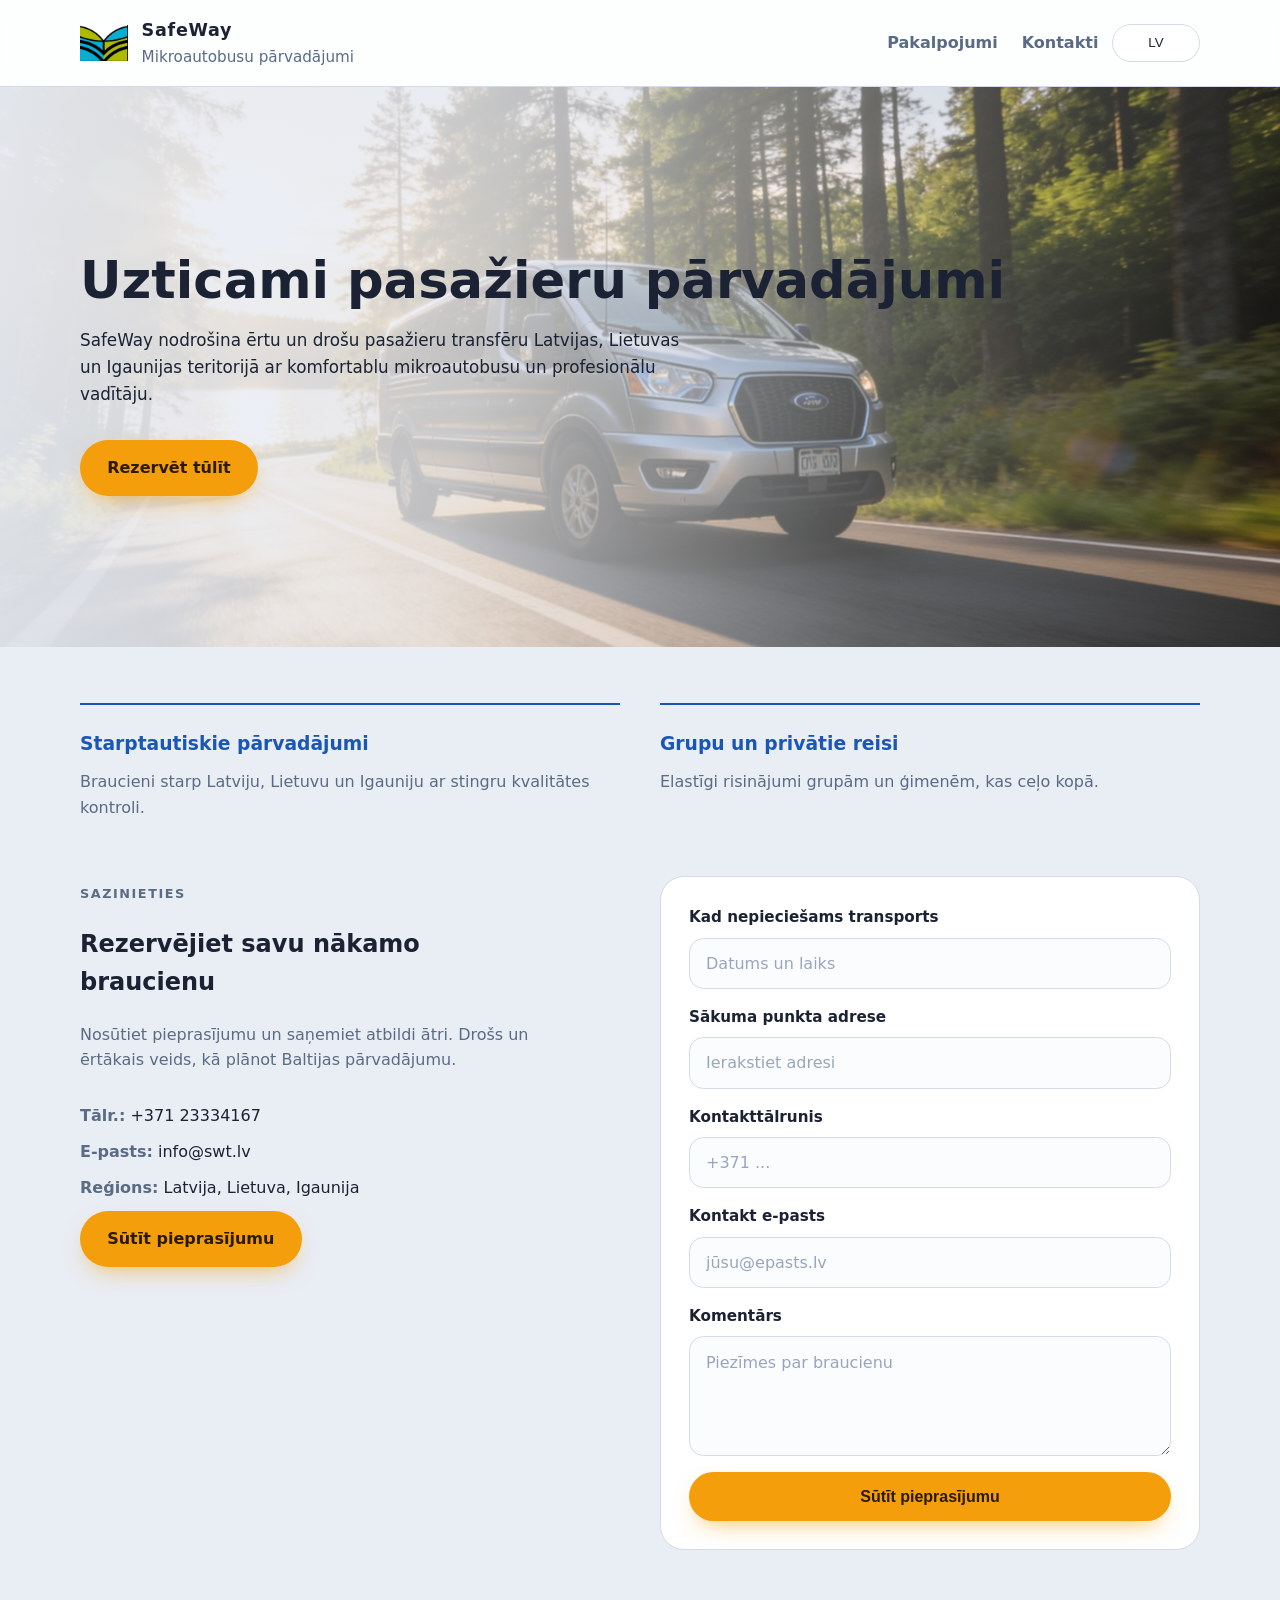
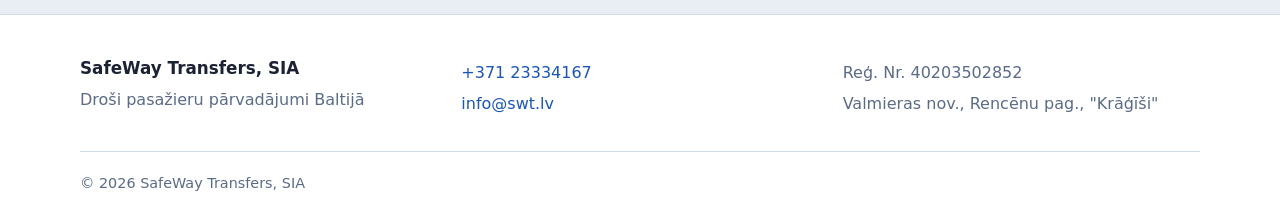
<file: index.html>
<!DOCTYPE html>
<html lang="lv">
<head>
  <meta charset="UTF-8" />
  <meta name="viewport" content="width=device-width, initial-scale=1.0" />
  <title>SafeWay | Droši pārvadājumi Baltijā</title>
  <link rel="stylesheet" href="styles.css" />
</head>
<body>
  <header class="site-header">
    <div class="container header-inner">
      <div class="brand">
        <img src="swt2.png" alt="SafeWay logo" class="brand-logo" />
        <div>
          <strong>SafeWay</strong>
          <span>Mikroautobusu pārvadājumi</span>
        </div>
      </div>
      <div class="header-actions">
        <nav class="main-nav">
          <a href="#services" data-key="navServices">Pakalpojumi</a>
          <a href="#contact" data-key="navContact">Kontakti</a>
        </nav>
        <label for="language-select" class="sr-only">Valoda</label>
        <select id="language-select" class="language-select" aria-label="Valodas izvēle">
          <option value="lv">LV</option>
          <option value="de">DE</option>
          <option value="ee">EE</option>
          <option value="lt">LT</option>
          <option value="en">EN</option>
        </select>
      </div>
    </div>
  </header>

  <main>
    <section class="hero">
      <div class="container hero-grid">
        <div class="hero-copy">
          <h1 data-key="heroHeading">Uzticami pasažieru pārvadājumi</h1>
          <p data-key="heroText">SafeWay nodrošina ērtu un drošu pasažieru transfēru Latvijas, Lietuvas un Igaunijas teritorijā ar komfortablu mikroautobusu un profesionālu vadītāju.</p>
          <div class="hero-actions">
            <a class="button button-primary" href="#contact" data-key="heroButton">Rezervēt tūlīt</a>
          </div>
        </div>
      </div>
    </section>

    <section id="services" class="section">
      <div class="container service-grid">
        <article class="service-item">
          <h3 data-key="servicesHeading1">Starptautiskie pārvadājumi</h3>
          <p data-key="servicesText1">Braucieni starp Latviju, Lietuvu un Igauniju ar stingru kvalitātes kontroli.</p>
        </article>
        <article class="service-item">
          <h3 data-key="servicesHeading2">Grupu un privātie reisi</h3>
          <p data-key="servicesText2">Elastīgi risinājumi grupām un ģimenēm, kas ceļo kopā.</p>
        </article>
      </div>
    </section>

    <section id="contact" class="section contact-section">
      <div class="container contact-grid">
        <div class="contact-card-simple">
          <p class="eyebrow" data-key="contactEyebrow">Sazinieties</p>
          <h2 data-key="contactHeading">Rezervējiet savu nākamo braucienu</h2>
          <p data-key="contactText">Nosūtiet pieprasījumu un saņemiet atbildi ātri. Drošs un ērtākais veids, kā plānot Baltijas pārvadājumu.</p>
          <div class="contact-details">
            <p><strong data-key="contactPhoneLabel">Tālr.:</strong> <span data-key="contactPhone">+371 23334167</span></p>
            <p><strong data-key="contactEmailLabel">E-pasts:</strong> <span data-key="contactEmail">info@swt.lv</span></p>
            <p><strong data-key="contactRegionLabel">Reģions:</strong> <span data-key="contactRegion">Latvija, Lietuva, Igaunija</span></p>
            <a class="button button-primary" href="mailto:info@swt.lv" data-key="contactButton">Sūtīt pieprasījumu</a>
          </div>
        </div>
        <form class="request-form" id="transport-form">
          <label for="transport-date" data-key="formDateLabel">Kad nepieciešams transports</label>
          <input id="transport-date" name="transportDate" type="text" data-placeholder-key="formDatePlaceholder" placeholder="Datums un laiks" />

          <label for="transport-address" data-key="formAddressLabel">Sākuma punkta adrese</label>
          <input id="transport-address" name="transportAddress" type="text" data-placeholder-key="formAddressPlaceholder" placeholder="Ierakstiet adresi" />

          <label for="transport-phone" data-key="formPhoneLabel">Kontakttālrunis</label>
          <input id="transport-phone" name="transportPhone" type="tel" data-placeholder-key="formPhonePlaceholder" placeholder="+371 ..." />

          <label for="transport-email" data-key="formEmailLabel">Kontakt e-pasts</label>
          <input id="transport-email" name="transportEmail" type="email" data-placeholder-key="formEmailPlaceholder" placeholder="jūsu@epasts.lv" />

          <label for="transport-comment" data-key="formCommentLabel">Komentārs</label>
          <textarea id="transport-comment" name="transportComment" data-placeholder-key="formCommentPlaceholder" placeholder="Piezīmes par braucienu"></textarea>

          <button type="submit" class="button button-primary" data-key="formSubmit">Sūtīt pieprasījumu</button>
        </form>
      </div>
    </section>
  </main>

  <footer class="site-footer">
    <div class="container footer-grid">
      <div class="footer-col">
        <strong class="footer-brand">SafeWay Transfers, SIA</strong>
        <p data-key="footerTagline">Droši pasažieru pārvadājumi Baltijā</p>
      </div>
      <div class="footer-col">
        <p><a href="tel:+37123334167">+371 23334167</a></p>
        <p><a href="mailto:info@swt.lv">info@swt.lv</a></p>
      </div>
      <div class="footer-col">
        <p>Reģ. Nr. 40203502852</p>
        <p>Valmieras nov., Rencēnu pag., "Krāģīši"</p>
      </div>
    </div>
    <div class="container footer-bottom">
      <p>© 2026 SafeWay Transfers, SIA</p>
    </div>
  </footer>

  <script>
    const translations = {
      lv: {
        navServices: 'Pakalpojumi',
        navContact: 'Kontakti',
        heroHeading: 'Uzticami pasažieru pārvadājumi',
        heroText: 'SafeWay nodrošina ērtu un drošu pasažieru transfēru Latvijas, Lietuvas un Igaunijas teritorijā ar komfortablu mikroautobusu un profesionālu vadītāju.',
        heroButton: 'Rezervēt tūlīt',
        servicesHeading1: 'Starptautiskie pārvadājumi',
        servicesText1: 'Braucieni starp Latviju, Lietuvu un Igauniju ar stingru kvalitātes kontroli.',
        servicesHeading2: 'Grupu un privātie reisi',
        servicesText2: 'Elastīgi risinājumi grupām un ģimenēm, kas ceļo kopā.',
        contactEyebrow: 'Sazinieties',
        contactHeading: 'Rezervējiet savu nākamo braucienu',
        contactText: 'Nosūtiet pieprasījumu un saņemiet atbildi ātri. Drošs un ērtākais veids, kā plānot Baltijas pārvadājumu.',
        contactPhoneLabel: 'Tālr.:',
        contactEmailLabel: 'E-pasts:',
        contactRegionLabel: 'Reģions:',
        contactPhone: '+371 23334167',
        contactEmail: 'info@swt.lv',
        contactRegion: 'Latvija, Lietuva, Igaunija',
        contactButton: 'Sūtīt pieprasījumu',
        formDateLabel: 'Kad nepieciešams transports',
        formDatePlaceholder: 'Datums un laiks',
        formAddressLabel: 'Sākuma punkta adrese',
        formAddressPlaceholder: 'Ierakstiet adresi',
        formPhoneLabel: 'Kontakttālrunis',
        formPhonePlaceholder: '+371 ...',
        formEmailLabel: 'Kontakt e-pasts',
        formEmailPlaceholder: 'jūsu@epasts.lv',
        formCommentLabel: 'Komentārs',
        formCommentPlaceholder: 'Piezīmes par braucienu',
        formSubmit: 'Sūtīt pieprasījumu',
        footerTagline: 'Droši pasažieru pārvadājumi Baltijā',
      },
      de: {
        navServices: 'Dienstleistungen',
        navContact: 'Kontakt',
        heroHeading: 'Zuverlässiger Personentransport',
        heroText: 'SafeWay bietet einen bequemen und sicheren Passagiertransfer auf dem Gebiet von Lettland, Litauen und Estland mit komfortablem Minibus und professionellem Fahrer.',
        heroButton: 'Jetzt buchen',
        servicesHeading1: 'Internationale Transporte',
        servicesText1: 'Fahrten zwischen Lettland, Litauen und Estland mit strenger Qualitätskontrolle.',
        servicesHeading2: 'Gruppen- und Privatreisen',
        servicesText2: 'Flexible Lösungen für Gruppen und Familien, die gemeinsam reisen.',
        contactEyebrow: 'Kontakt',
        contactHeading: 'Buchen Sie Ihre nächste Fahrt',
        contactText: 'Senden Sie eine Anfrage und erhalten Sie schnell eine Antwort. Sicherer und einfachster Weg zur Planung eines baltischen Transports.',
        contactPhoneLabel: 'Tel.:',
        contactEmailLabel: 'E-Mail:',
        contactRegionLabel: 'Region:',
        contactPhone: '+371 23334167',
        contactEmail: 'info@swt.lv',
        contactRegion: 'Lettland, Litauen, Estland',
        contactButton: 'Anfrage senden',
        formDateLabel: 'Wann wird der Transport benötigt',
        formDatePlaceholder: 'Datum und Uhrzeit',
        formAddressLabel: 'Abfahrtsadresse',
        formAddressPlaceholder: 'Adresse eingeben',
        formPhoneLabel: 'Kontakttelefon',
        formPhonePlaceholder: '+371 ...',
        formEmailLabel: 'Kontakt-E-Mail',
        formEmailPlaceholder: 'ihre@adresse.de',
        formCommentLabel: 'Kommentar',
        formCommentPlaceholder: 'Anmerkungen zur Fahrt',
        formSubmit: 'Anfrage senden',
        footerTagline: 'Sicherer Personentransport im Baltikum',
      },
      ee: {
        navServices: 'Teenused',
        navContact: 'Kontakt',
        heroHeading: 'Usaldusväärne reisijateveo',
        heroText: 'SafeWay pakub mugavat ja turvalist reisijateveo transfeeri Läti, Leedu ja Eesti territooriumil mugava minibussiga ja professionaalse juhiga.',
        heroButton: 'Broneeri kohe',
        servicesHeading1: 'Rahvusvahelised veod',
        servicesText1: 'Sõidud Läti, Leedu ja Eesti vahel rangete kvaliteedikontrollidega.',
        servicesHeading2: 'Gruppi- ja erareisid',
        servicesText2: 'Paindlikud lahendused gruppidele ja peredele, kes reisivad koos.',
        contactEyebrow: 'Võta ühendust',
        contactHeading: 'Broneeri oma järgmine sõit',
        contactText: 'Saada päring ja saa kiiresti vastus. Turvaline ja lihtsaim viis Balti transpordi planeerimiseks.',
        contactPhoneLabel: 'Tel:',
        contactEmailLabel: 'E-post:',
        contactRegionLabel: 'Regioon:',
        contactPhone: '+371 23334167',
        contactEmail: 'info@swt.lv',
        contactRegion: 'Läti, Leedu, Eesti',
        contactButton: 'Saada päring',
        formDateLabel: 'Millal transport on vajalik',
        formDatePlaceholder: 'Kuupäev ja kellaaeg',
        formAddressLabel: 'Alguspunkti aadress',
        formAddressPlaceholder: 'Sisesta aadress',
        formPhoneLabel: 'Kontakttelefon',
        formPhonePlaceholder: '+371 ...',
        formEmailLabel: 'Kontakt e-post',
        formEmailPlaceholder: 'teie@meil.ee',
        formCommentLabel: 'Kommentaar',
        formCommentPlaceholder: 'Märkused sõidu kohta',
        formSubmit: 'Saada päring',
        footerTagline: 'Turvaline reisijatevedu Baltikumis',
      },
      lt: {
        navServices: 'Paslaugos',
        navContact: 'Kontaktai',
        heroHeading: 'Patikimi keleivių pervežimai',
        heroText: 'SafeWay siūlo patogų ir saugų keleivių pervežimą Latvijos, Lietuvos ir Estijos teritorijoje su komfortišku mikroautobusu ir profesionaliu vairuotoju.',
        heroButton: 'Užsakyti dabar',
        servicesHeading1: 'Tarptautiniai pervežimai',
        servicesText1: 'Kelionės tarp Latvijos, Lietuvos ir Estijos griežtos kokybės kontrolės sąlygomis.',
        servicesHeading2: 'Grupinės ir privačios kelionės',
        servicesText2: 'Lankstūs sprendimai grupėms ir šeimoms, keliaujančioms kartu.',
        contactEyebrow: 'Susisiekite',
        contactHeading: 'Užsisakykite kitą kelionę',
        contactText: 'Siųskite užklausą ir gaukite atsakymą greitai. Saugus ir patogiausias būdas planuoti Baltijos pervežimą.',
        contactPhoneLabel: 'Tel.:',
        contactEmailLabel: 'El. paštas:',
        contactRegionLabel: 'Regionas:',
        contactPhone: '+371 23334167',
        contactEmail: 'info@swt.lv',
        contactRegion: 'Latvija, Lietuva, Estija',
        contactButton: 'Siųsti užklausą',
        formDateLabel: 'Kada reikalingas transportas',
        formDatePlaceholder: 'Data ir laikas',
        formAddressLabel: 'Pradžios adreso',
        formAddressPlaceholder: 'Įveskite adresą',
        formPhoneLabel: 'Kontaktinis telefonas',
        formPhonePlaceholder: '+371 ...',
        formEmailLabel: 'Kontaktinis el. paštas',
        formEmailPlaceholder: 'jūsų@el.paštas',
        formCommentLabel: 'Komentaras',
        formCommentPlaceholder: 'Pastabos apie kelionę',
        formSubmit: 'Siųsti užklausą',
        footerTagline: 'Saugūs keleivių pervežimai Baltijos šalyse',
      },
      en: {
        navServices: 'Services',
        navContact: 'Contact',
        heroHeading: 'Reliable passenger transport',
        heroText: 'SafeWay provides a convenient and secure passenger transfer within the territory of Latvia, Lithuania and Estonia with a comfortable minibus and a professional driver.',
        heroButton: 'Book now',
        servicesHeading1: 'International transport',
        servicesText1: 'Trips between Latvia, Lithuania and Estonia with strict quality control.',
        servicesHeading2: 'Group and private trips',
        servicesText2: 'Flexible solutions for groups and families traveling together.',
        contactEyebrow: 'Contact',
        contactHeading: 'Book your next journey',
        contactText: 'Send a request and receive a quick response. The safest and easiest way to plan Baltic transport.',
        contactPhoneLabel: 'Tel:',
        contactEmailLabel: 'Email:',
        contactRegionLabel: 'Region:',
        contactPhone: '+371 23334167',
        contactEmail: 'info@swt.lv',
        contactRegion: 'Latvia, Lithuania, Estonia',
        contactButton: 'Send request',
        formDateLabel: 'When transport is needed',
        formDatePlaceholder: 'Date and time',
        formAddressLabel: 'Departure address',
        formAddressPlaceholder: 'Enter address',
        formPhoneLabel: 'Contact phone',
        formPhonePlaceholder: '+371 ...',
        formEmailLabel: 'Contact email',
        formEmailPlaceholder: 'your@email.com',
        formCommentLabel: 'Comment',
        formCommentPlaceholder: 'Notes about the journey',
        formSubmit: 'Send request',
        footerTagline: 'Safe passenger transport in the Baltics',
      },
    };

    function updateText(lang) {
      const keys = document.querySelectorAll('[data-key]');
      keys.forEach(el => {
        const key = el.getAttribute('data-key');
        if (!key) return;
        const value = translations[lang]?.[key];
        if (value !== undefined) {
          el.textContent = value;
        }
      });

      const placeholders = document.querySelectorAll('[data-placeholder-key]');
      placeholders.forEach(el => {
        const key = el.getAttribute('data-placeholder-key');
        if (!key) return;
        const value = translations[lang]?.[key];
        if (value !== undefined) {
          el.setAttribute('placeholder', value);
        }
      });

      document.documentElement.lang = lang;
    }

    const languageSelect = document.getElementById('language-select');
    languageSelect.addEventListener('change', event => {
      updateText(event.target.value);
    });

    const form = document.getElementById('transport-form');
    form.addEventListener('submit', event => {
      event.preventDefault();
    });

    updateText('lv');
  </script>
</body>
</html>
</file>
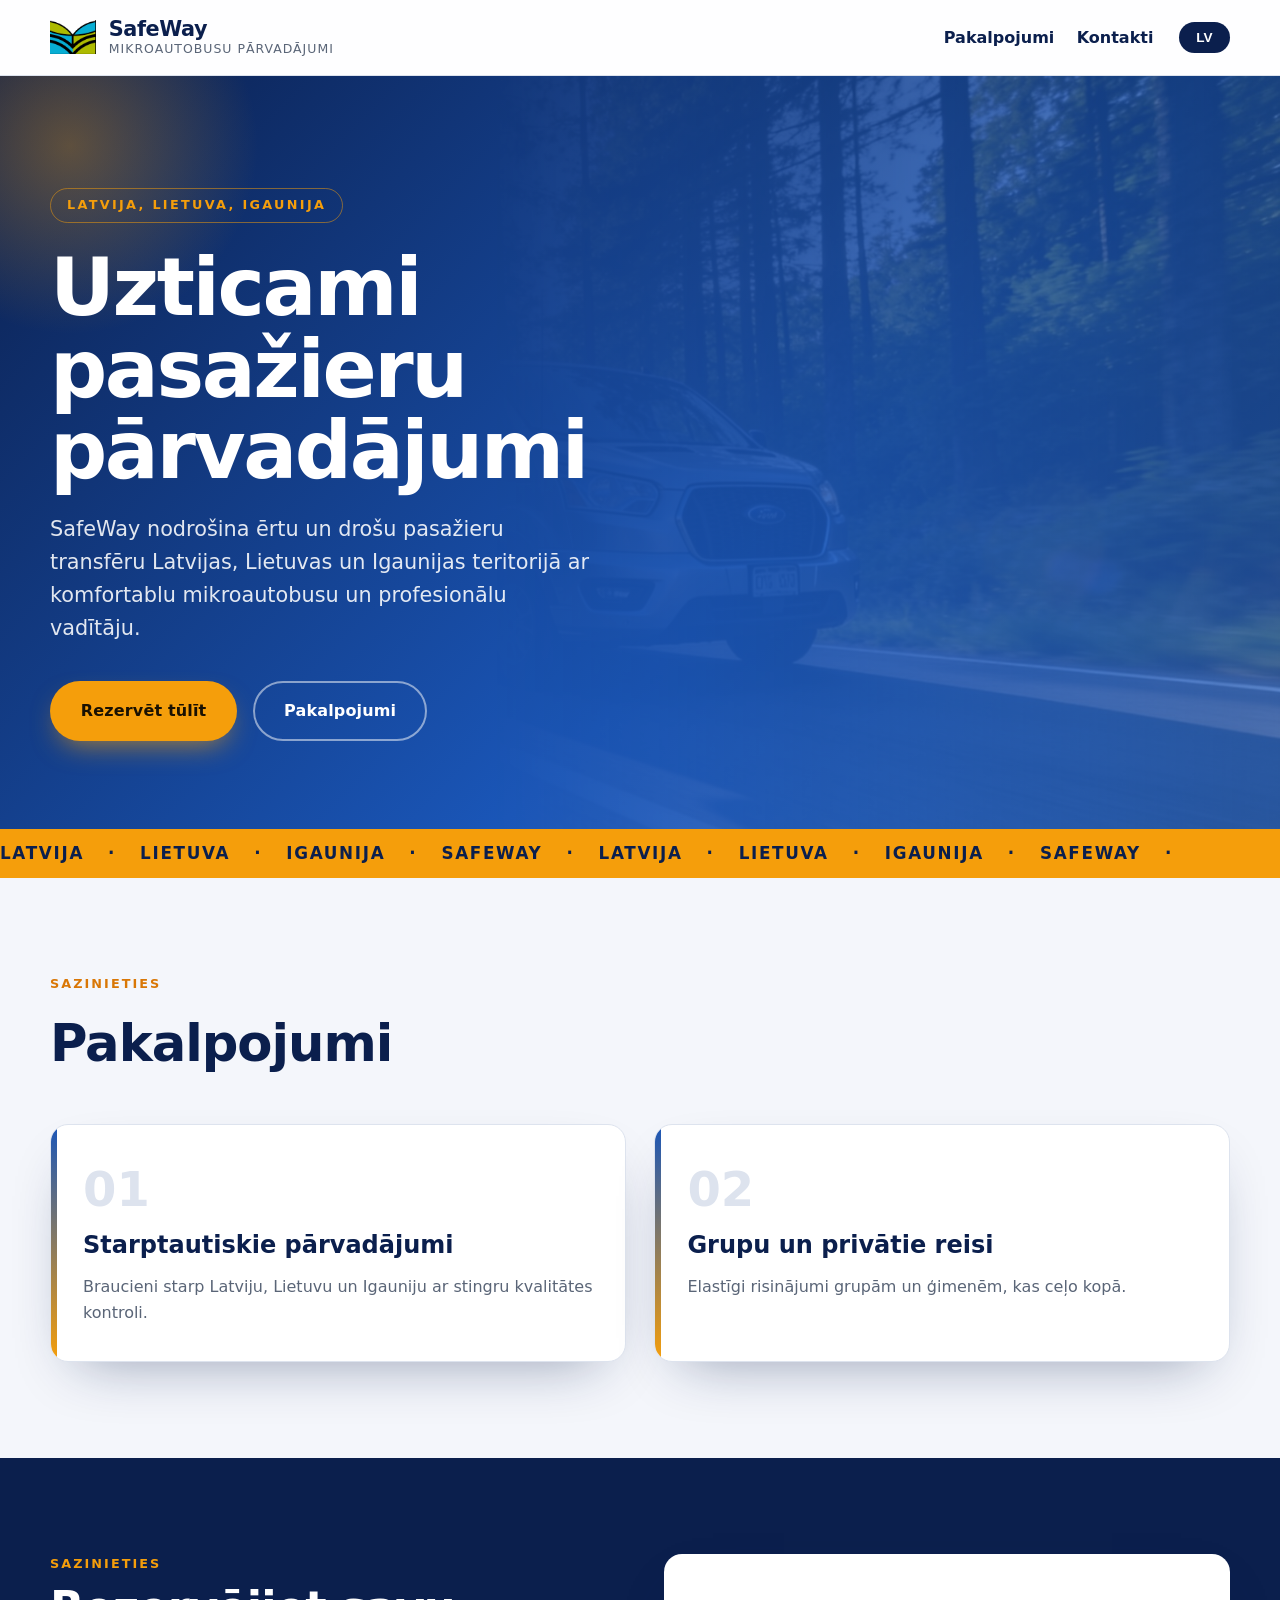
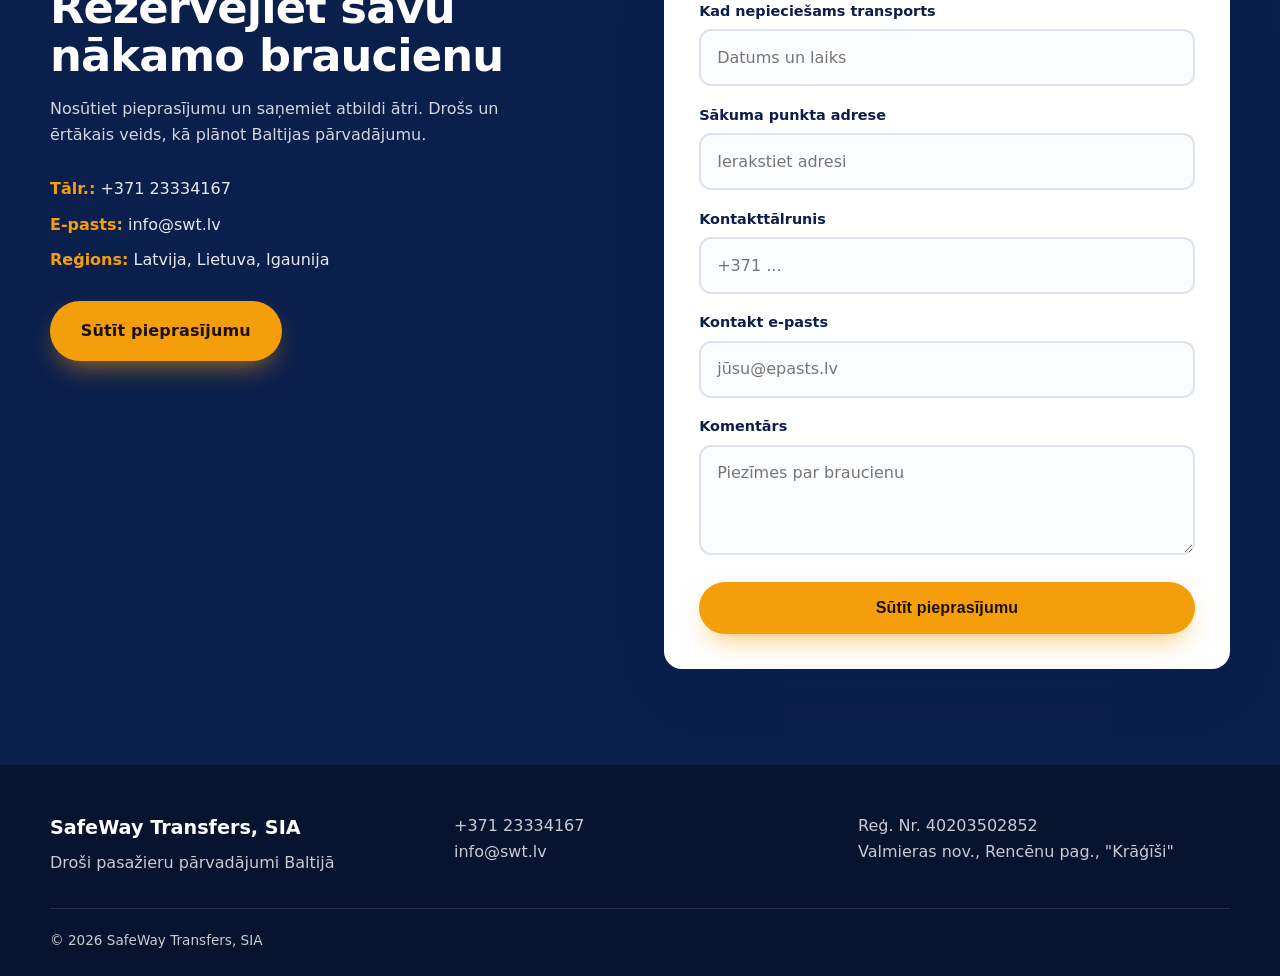
<file: index-bold-a.html>
<!DOCTYPE html>
<html lang="lv">
<head>
  <meta charset="UTF-8" />
  <meta name="viewport" content="width=device-width, initial-scale=1.0" />
  <title>SafeWay | Droši pārvadājumi Baltijā</title>
  <link rel="stylesheet" href="styles-bold-a.css" />
</head>
<body>
  <header class="site-header">
    <div class="container header-inner">
      <div class="brand">
        <img src="swt2.png" alt="SafeWay logo" class="brand-logo" />
        <div class="brand-text">
          <strong>SafeWay</strong>
          <span>Mikroautobusu pārvadājumi</span>
        </div>
      </div>
      <div class="header-actions">
        <nav class="main-nav">
          <a href="#services" data-key="navServices">Pakalpojumi</a>
          <a href="#contact" data-key="navContact">Kontakti</a>
        </nav>
        <label for="language-select" class="sr-only">Valoda</label>
        <select id="language-select" class="language-select" aria-label="Valodas izvēle">
          <option value="lv">LV</option>
          <option value="de">DE</option>
          <option value="ee">EE</option>
          <option value="lt">LT</option>
          <option value="en">EN</option>
        </select>
      </div>
    </div>
  </header>

  <main>
    <section class="hero">
      <div class="hero-bg" aria-hidden="true"></div>
      <div class="container hero-grid">
        <div class="hero-copy reveal">
          <p class="hero-eyebrow" data-key="contactRegion">Latvija, Lietuva, Igaunija</p>
          <h1 data-key="heroHeading">Uzticami pasažieru pārvadājumi</h1>
          <p class="hero-lead" data-key="heroText">SafeWay nodrošina ērtu un drošu pasažieru transfēru Latvijas, Lietuvas un Igaunijas teritorijā ar komfortablu mikroautobusu un profesionālu vadītāju.</p>
          <div class="hero-actions">
            <a class="button button-primary" href="#contact" data-key="heroButton">Rezervēt tūlīt</a>
            <a class="button button-ghost" href="#services" data-key="navServices">Pakalpojumi</a>
          </div>
        </div>
      </div>
      <div class="hero-marquee" aria-hidden="true">
        <div class="marquee-track">
          <span>LATVIJA</span><span>·</span><span>LIETUVA</span><span>·</span><span>IGAUNIJA</span><span>·</span><span>SAFEWAY</span><span>·</span>
          <span>LATVIJA</span><span>·</span><span>LIETUVA</span><span>·</span><span>IGAUNIJA</span><span>·</span><span>SAFEWAY</span><span>·</span>
        </div>
      </div>
    </section>

    <section id="services" class="section">
      <div class="container">
        <p class="section-eyebrow" data-key="contactEyebrow">Sazinieties</p>
        <h2 class="section-title" data-key="navServices">Pakalpojumi</h2>
        <div class="service-grid">
          <article class="service-item reveal">
            <span class="service-num">01</span>
            <h3 data-key="servicesHeading1">Starptautiskie pārvadājumi</h3>
            <p data-key="servicesText1">Braucieni starp Latviju, Lietuvu un Igauniju ar stingru kvalitātes kontroli.</p>
          </article>
          <article class="service-item reveal">
            <span class="service-num">02</span>
            <h3 data-key="servicesHeading2">Grupu un privātie reisi</h3>
            <p data-key="servicesText2">Elastīgi risinājumi grupām un ģimenēm, kas ceļo kopā.</p>
          </article>
        </div>
      </div>
    </section>

    <section id="contact" class="section contact-section">
      <div class="container contact-grid">
        <div class="contact-card-simple reveal">
          <p class="eyebrow" data-key="contactEyebrow">Sazinieties</p>
          <h2 data-key="contactHeading">Rezervējiet savu nākamo braucienu</h2>
          <p data-key="contactText">Nosūtiet pieprasījumu un saņemiet atbildi ātri. Drošs un ērtākais veids, kā plānot Baltijas pārvadājumu.</p>
          <div class="contact-details">
            <p><strong data-key="contactPhoneLabel">Tālr.:</strong> <span data-key="contactPhone">+371 23334167</span></p>
            <p><strong data-key="contactEmailLabel">E-pasts:</strong> <span data-key="contactEmail">info@swt.lv</span></p>
            <p><strong data-key="contactRegionLabel">Reģions:</strong> <span data-key="contactRegion">Latvija, Lietuva, Igaunija</span></p>
            <a class="button button-primary" href="mailto:info@swt.lv" data-key="contactButton">Sūtīt pieprasījumu</a>
          </div>
        </div>
        <form class="request-form reveal" id="transport-form">
          <label for="transport-date" data-key="formDateLabel">Kad nepieciešams transports</label>
          <input id="transport-date" name="transportDate" type="text" data-placeholder-key="formDatePlaceholder" placeholder="Datums un laiks" />

          <label for="transport-address" data-key="formAddressLabel">Sākuma punkta adrese</label>
          <input id="transport-address" name="transportAddress" type="text" data-placeholder-key="formAddressPlaceholder" placeholder="Ierakstiet adresi" />

          <label for="transport-phone" data-key="formPhoneLabel">Kontakttālrunis</label>
          <input id="transport-phone" name="transportPhone" type="tel" data-placeholder-key="formPhonePlaceholder" placeholder="+371 ..." />

          <label for="transport-email" data-key="formEmailLabel">Kontakt e-pasts</label>
          <input id="transport-email" name="transportEmail" type="email" data-placeholder-key="formEmailPlaceholder" placeholder="jūsu@epasts.lv" />

          <label for="transport-comment" data-key="formCommentLabel">Komentārs</label>
          <textarea id="transport-comment" name="transportComment" data-placeholder-key="formCommentPlaceholder" placeholder="Piezīmes par braucienu"></textarea>

          <button type="submit" class="button button-primary" data-key="formSubmit">Sūtīt pieprasījumu</button>
        </form>
      </div>
    </section>
  </main>

  <footer class="site-footer">
    <div class="container footer-grid">
      <div class="footer-col">
        <strong class="footer-brand">SafeWay Transfers, SIA</strong>
        <p data-key="footerTagline">Droši pasažieru pārvadājumi Baltijā</p>
      </div>
      <div class="footer-col">
        <p><a href="tel:+37123334167">+371 23334167</a></p>
        <p><a href="mailto:info@swt.lv">info@swt.lv</a></p>
      </div>
      <div class="footer-col">
        <p>Reģ. Nr. 40203502852</p>
        <p>Valmieras nov., Rencēnu pag., "Krāģīši"</p>
      </div>
    </div>
    <div class="container footer-bottom">
      <p>© 2026 SafeWay Transfers, SIA</p>
    </div>
  </footer>

  <script src="i18n-bold.js"></script>
</body>
</html>
</file>
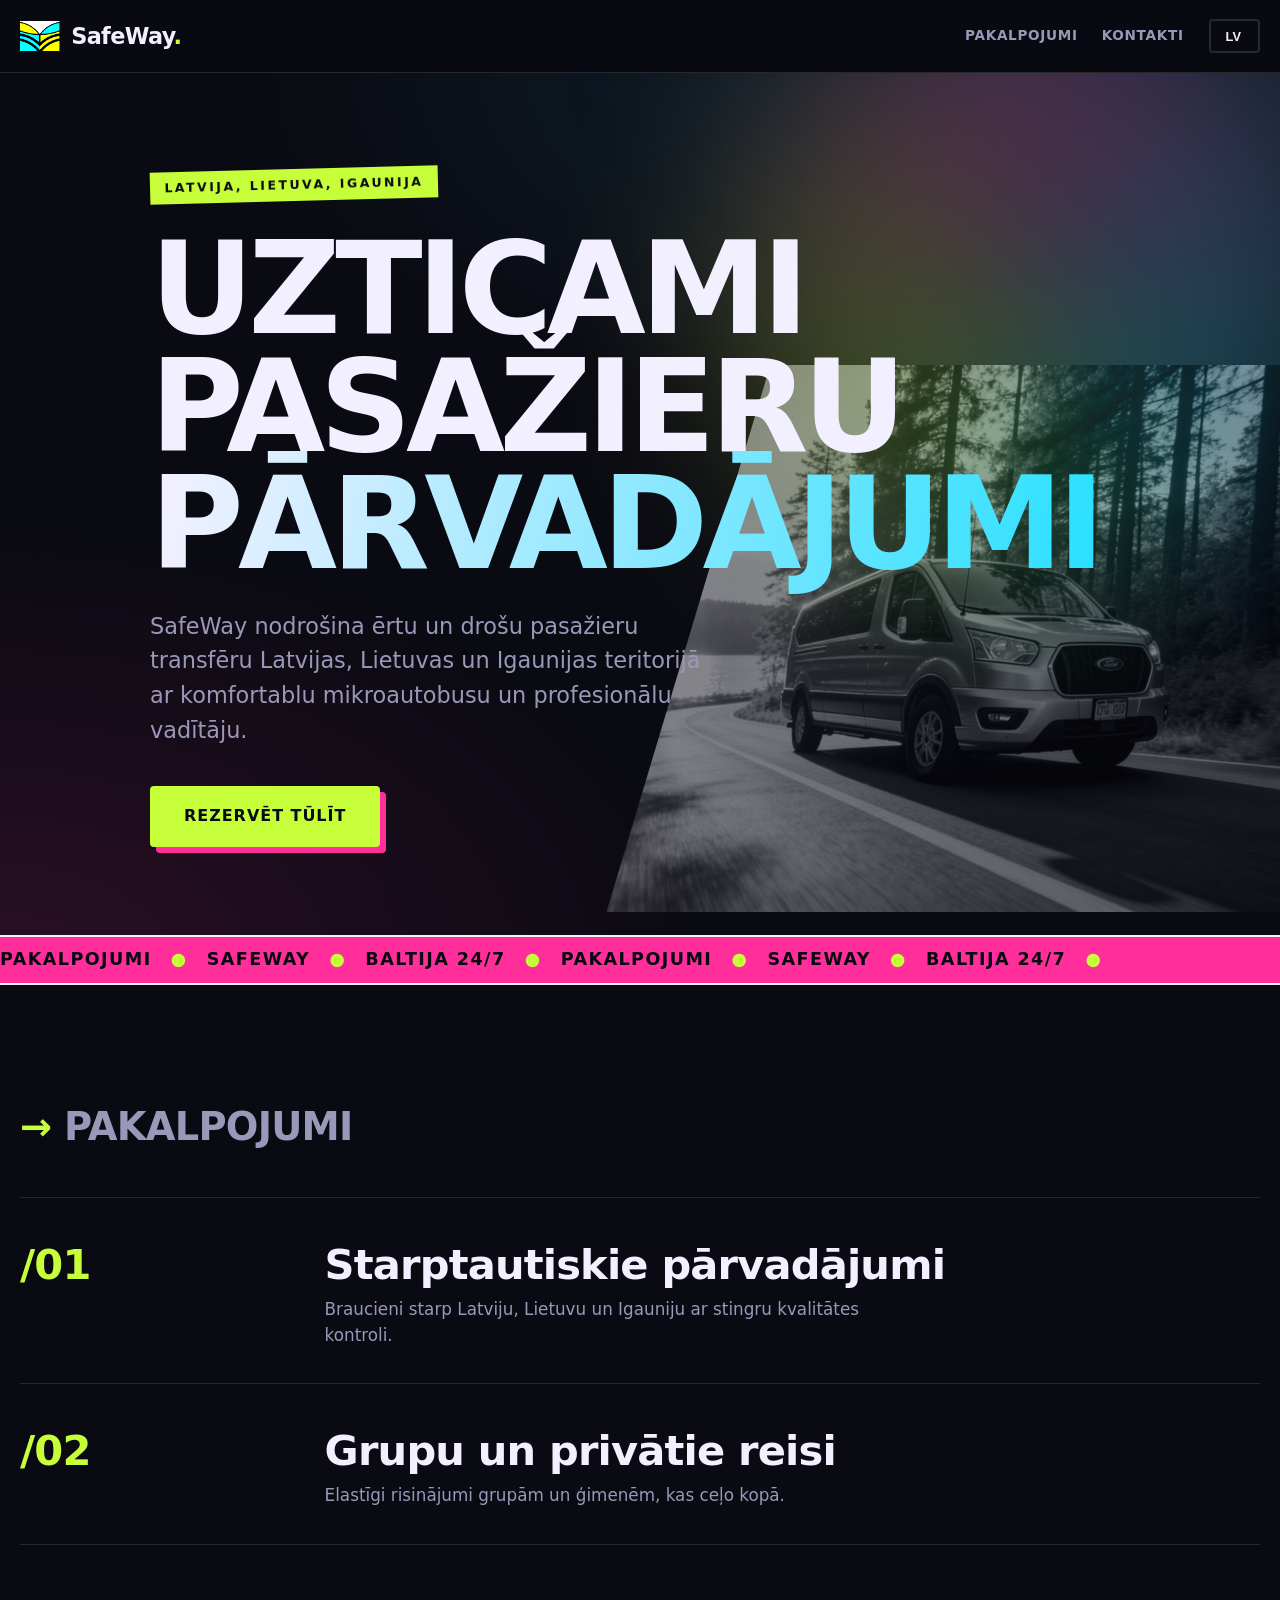
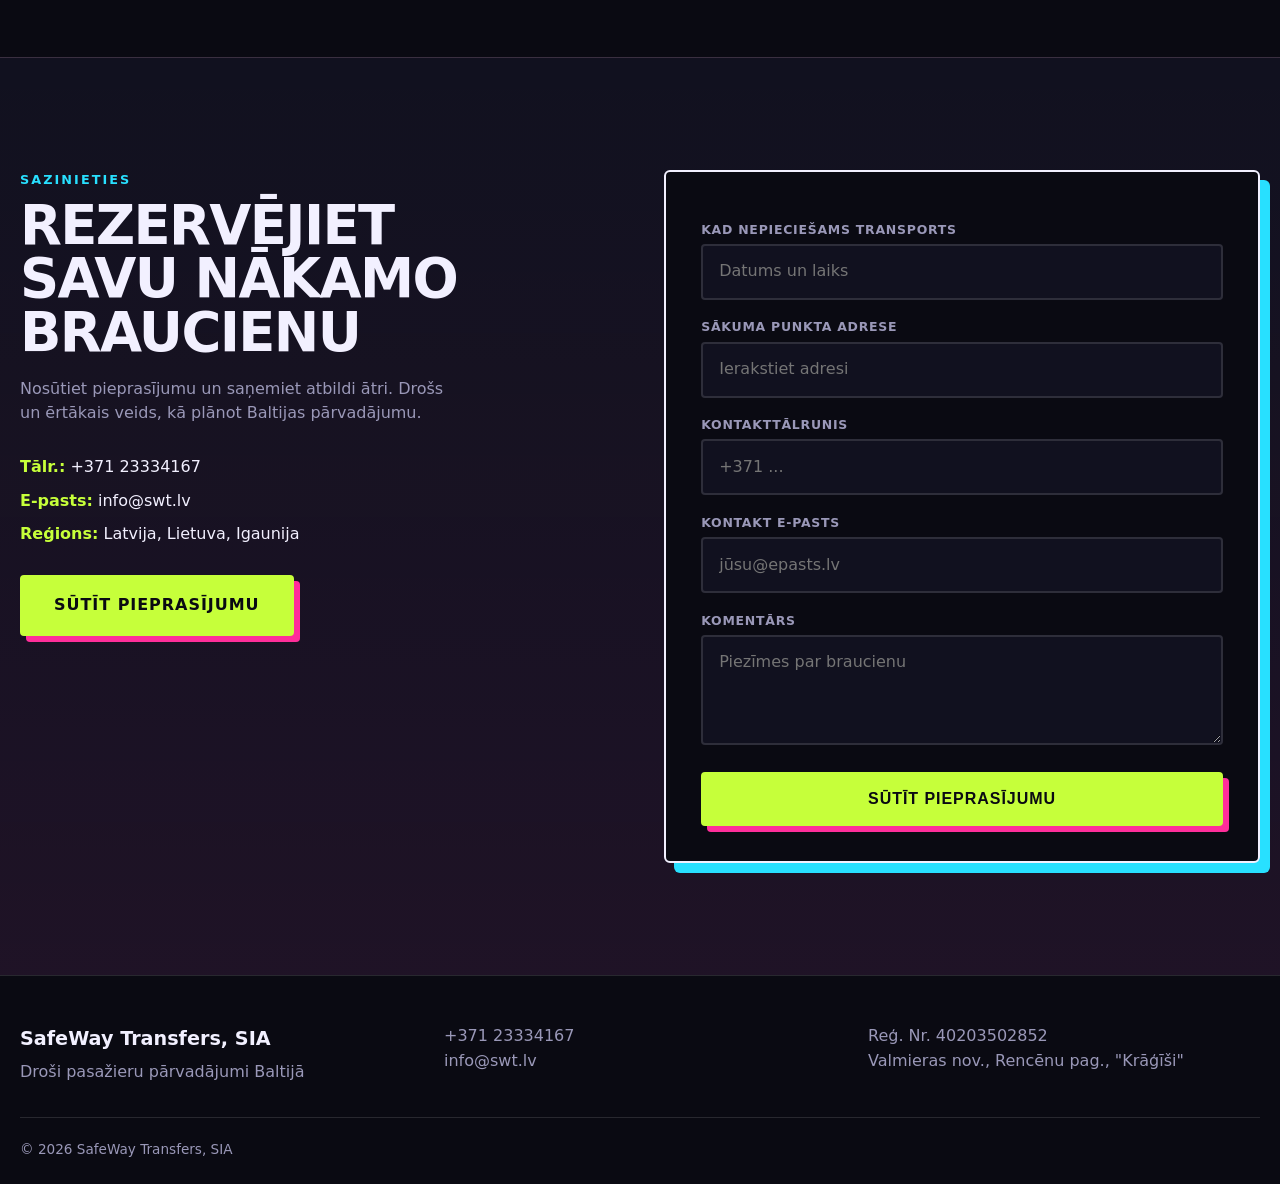
<file: index-bold-b.html>
<!DOCTYPE html>
<html lang="lv">
<head>
  <meta charset="UTF-8" />
  <meta name="viewport" content="width=device-width, initial-scale=1.0" />
  <title>SafeWay | Droši pārvadājumi Baltijā</title>
  <link rel="stylesheet" href="styles-bold-b.css" />
</head>
<body>
  <div class="grain" aria-hidden="true"></div>

  <header class="site-header">
    <div class="container header-inner">
      <div class="brand">
        <img src="swt2.png" alt="SafeWay logo" class="brand-logo" />
        <strong>SafeWay</strong>
      </div>
      <div class="header-actions">
        <nav class="main-nav">
          <a href="#services" data-key="navServices">Pakalpojumi</a>
          <a href="#contact" data-key="navContact">Kontakti</a>
        </nav>
        <label for="language-select" class="sr-only">Valoda</label>
        <select id="language-select" class="language-select" aria-label="Valodas izvēle">
          <option value="lv">LV</option>
          <option value="de">DE</option>
          <option value="ee">EE</option>
          <option value="lt">LT</option>
          <option value="en">EN</option>
        </select>
      </div>
    </div>
  </header>

  <main>
    <section class="hero">
      <div class="hero-glow" aria-hidden="true"></div>
      <div class="hero-photo" aria-hidden="true"></div>
      <div class="container hero-inner">
        <p class="kicker"><span data-key="contactRegion">Latvija, Lietuva, Igaunija</span></p>
        <h1 class="mega">
          <span class="line" data-key="heroHeading">Uzticami pasažieru pārvadājumi</span>
        </h1>
        <p class="hero-lead" data-key="heroText">SafeWay nodrošina ērtu un drošu pasažieru transfēru Latvijas, Lietuvas un Igaunijas teritorijā ar komfortablu mikroautobusu un profesionālu vadītāju.</p>
        <div class="hero-actions">
          <a class="button button-primary" href="#contact" data-key="heroButton">Rezervēt tūlīt</a>
        </div>
      </div>
      <div class="ticker" aria-hidden="true">
        <div class="ticker-track">
          <span data-key="navServices">Pakalpojumi</span><span class="dot">●</span>
          <span>SAFEWAY</span><span class="dot">●</span>
          <span>BALTIJA 24/7</span><span class="dot">●</span>
          <span data-key="navServices">Pakalpojumi</span><span class="dot">●</span>
          <span>SAFEWAY</span><span class="dot">●</span>
          <span>BALTIJA 24/7</span><span class="dot">●</span>
        </div>
      </div>
    </section>

    <section id="services" class="section services">
      <div class="container">
        <h2 class="big-label" data-key="navServices">Pakalpojumi</h2>
        <div class="service-stack">
          <article class="service-row reveal">
            <span class="idx">/01</span>
            <div class="service-body">
              <h3 data-key="servicesHeading1">Starptautiskie pārvadājumi</h3>
              <p data-key="servicesText1">Braucieni starp Latviju, Lietuvu un Igauniju ar stingru kvalitātes kontroli.</p>
            </div>
          </article>
          <article class="service-row reveal">
            <span class="idx">/02</span>
            <div class="service-body">
              <h3 data-key="servicesHeading2">Grupu un privātie reisi</h3>
              <p data-key="servicesText2">Elastīgi risinājumi grupām un ģimenēm, kas ceļo kopā.</p>
            </div>
          </article>
        </div>
      </div>
    </section>

    <section id="contact" class="section contact-section">
      <div class="container contact-grid">
        <div class="contact-card-simple reveal">
          <p class="eyebrow" data-key="contactEyebrow">Sazinieties</p>
          <h2 data-key="contactHeading">Rezervējiet savu nākamo braucienu</h2>
          <p data-key="contactText">Nosūtiet pieprasījumu un saņemiet atbildi ātri. Drošs un ērtākais veids, kā plānot Baltijas pārvadājumu.</p>
          <div class="contact-details">
            <p><strong data-key="contactPhoneLabel">Tālr.:</strong> <span data-key="contactPhone">+371 23334167</span></p>
            <p><strong data-key="contactEmailLabel">E-pasts:</strong> <span data-key="contactEmail">info@swt.lv</span></p>
            <p><strong data-key="contactRegionLabel">Reģions:</strong> <span data-key="contactRegion">Latvija, Lietuva, Igaunija</span></p>
            <a class="button button-primary" href="mailto:info@swt.lv" data-key="contactButton">Sūtīt pieprasījumu</a>
          </div>
        </div>
        <form class="request-form reveal" id="transport-form">
          <label for="transport-date" data-key="formDateLabel">Kad nepieciešams transports</label>
          <input id="transport-date" name="transportDate" type="text" data-placeholder-key="formDatePlaceholder" placeholder="Datums un laiks" />

          <label for="transport-address" data-key="formAddressLabel">Sākuma punkta adrese</label>
          <input id="transport-address" name="transportAddress" type="text" data-placeholder-key="formAddressPlaceholder" placeholder="Ierakstiet adresi" />

          <label for="transport-phone" data-key="formPhoneLabel">Kontakttālrunis</label>
          <input id="transport-phone" name="transportPhone" type="tel" data-placeholder-key="formPhonePlaceholder" placeholder="+371 ..." />

          <label for="transport-email" data-key="formEmailLabel">Kontakt e-pasts</label>
          <input id="transport-email" name="transportEmail" type="email" data-placeholder-key="formEmailPlaceholder" placeholder="jūsu@epasts.lv" />

          <label for="transport-comment" data-key="formCommentLabel">Komentārs</label>
          <textarea id="transport-comment" name="transportComment" data-placeholder-key="formCommentPlaceholder" placeholder="Piezīmes par braucienu"></textarea>

          <button type="submit" class="button button-primary" data-key="formSubmit">Sūtīt pieprasījumu</button>
        </form>
      </div>
    </section>
  </main>

  <footer class="site-footer">
    <div class="container footer-grid">
      <div class="footer-col">
        <strong class="footer-brand">SafeWay Transfers, SIA</strong>
        <p data-key="footerTagline">Droši pasažieru pārvadājumi Baltijā</p>
      </div>
      <div class="footer-col">
        <p><a href="tel:+37123334167">+371 23334167</a></p>
        <p><a href="mailto:info@swt.lv">info@swt.lv</a></p>
      </div>
      <div class="footer-col">
        <p>Reģ. Nr. 40203502852</p>
        <p>Valmieras nov., Rencēnu pag., "Krāģīši"</p>
      </div>
    </div>
    <div class="container footer-bottom">
      <p>© 2026 SafeWay Transfers, SIA</p>
    </div>
  </footer>

  <script src="i18n-bold.js"></script>
</body>
</html>
</file>
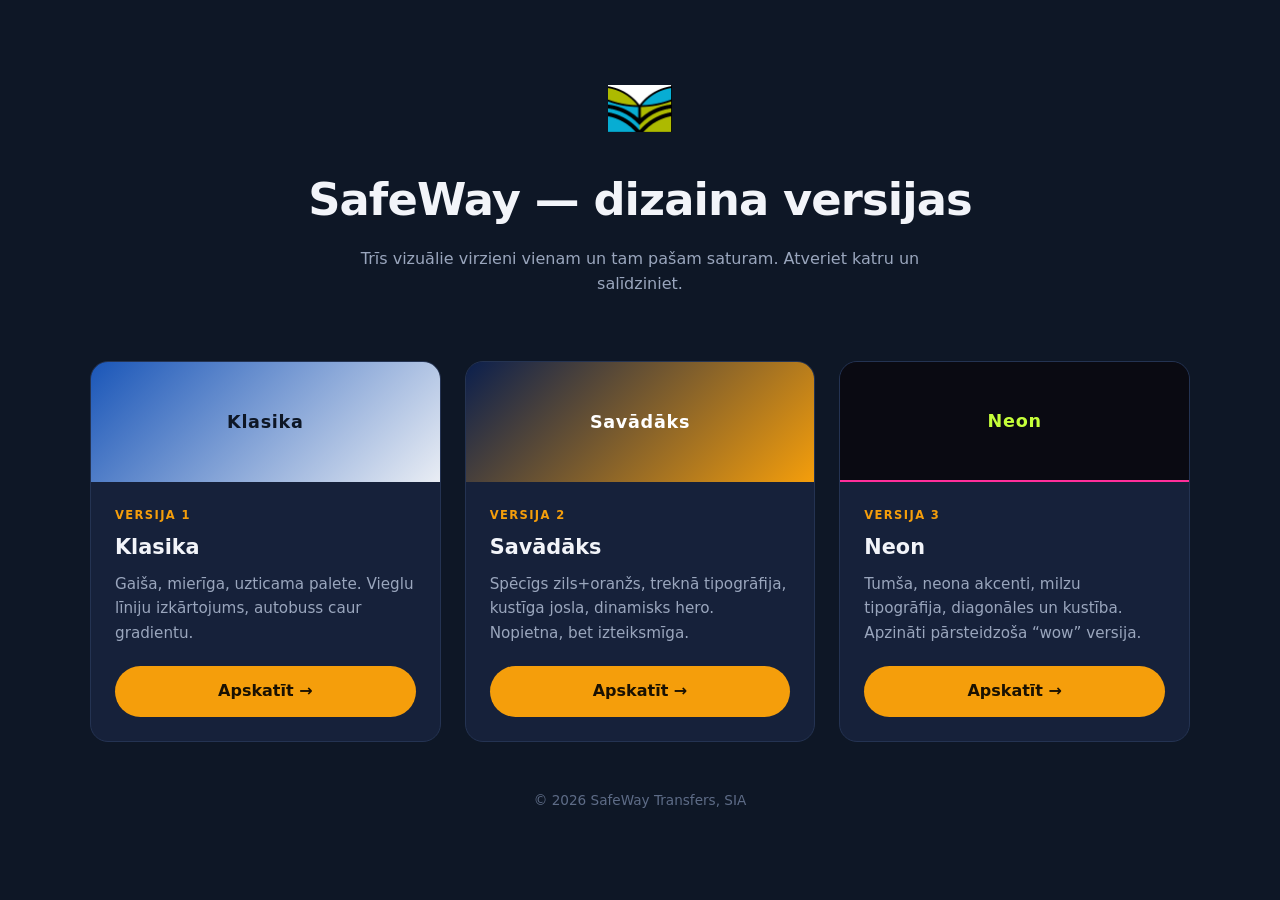
<file: versijas.html>
<!DOCTYPE html>
<html lang="lv">
<head>
  <meta charset="UTF-8" />
  <meta name="viewport" content="width=device-width, initial-scale=1.0" />
  <title>SafeWay — dizaina versijas</title>
  <style>
    * { box-sizing: border-box; margin: 0; padding: 0; }
    body {
      font-family: "Segoe UI", system-ui, -apple-system, Roboto, Helvetica, Arial, sans-serif;
      background: #0e1726; color: #f2f4f9; line-height: 1.6;
      min-height: 100vh; padding: clamp(2rem, 6vw, 5rem) 1.25rem;
      -webkit-font-smoothing: antialiased;
    }
    .wrap { width: min(100%, 1100px); margin-inline: auto; }
    .head { text-align: center; margin-bottom: clamp(2.5rem, 6vw, 4rem); }
    .head img { width: 64px; height: 64px; object-fit: contain; margin-bottom: 1rem; }
    .head h1 { font-size: clamp(1.8rem, 5vw, 2.8rem); font-weight: 900; letter-spacing: -0.02em; }
    .head p { color: #9aa6bd; margin-top: 0.6rem; max-width: 560px; margin-inline: auto; }
    .grid { display: grid; grid-template-columns: repeat(auto-fit, minmax(280px, 1fr)); gap: 1.5rem; }
    .card {
      display: flex; flex-direction: column;
      background: #16213a; border: 1px solid #243352; border-radius: 18px;
      overflow: hidden; transition: transform 0.18s ease, border-color 0.18s ease;
    }
    .card:hover { transform: translateY(-6px); border-color: #f59e0b; }
    .swatch { height: 120px; display: flex; align-items: center; justify-content: center; font-weight: 900; font-size: 1.1rem; letter-spacing: 0.04em; }
    .sw-classic { background: linear-gradient(135deg, #1a56b8, #e9edf4); color: #0e1726; }
    .sw-a { background: linear-gradient(135deg, #0b1f4d, #f59e0b); color: #fff; }
    .sw-b { background: #0a0a12; color: #c6ff3a; border-bottom: 2px solid #ff2e9a; }
    .card-body { padding: 1.5rem; display: flex; flex-direction: column; flex: 1; }
    .tag { font-size: 0.72rem; text-transform: uppercase; letter-spacing: 0.12em; color: #f59e0b; font-weight: 800; margin-bottom: 0.4rem; }
    .card-body h2 { font-size: 1.3rem; font-weight: 800; margin-bottom: 0.5rem; }
    .card-body p { color: #9aa6bd; font-size: 0.95rem; flex: 1; }
    .card-body a {
      display: inline-flex; align-items: center; justify-content: center;
      margin-top: 1.3rem; padding: 0.8rem 1.4rem; border-radius: 999px;
      background: #f59e0b; color: #1a1102; font-weight: 800; text-decoration: none;
      transition: background 0.15s ease;
    }
    .card-body a:hover { background: #d97706; }
    .foot { text-align: center; color: #5e6c87; font-size: 0.85rem; margin-top: 3rem; }
  </style>
</head>
<body>
  <div class="wrap">
    <header class="head">
      <img src="swt2.png" alt="SafeWay logo" />
      <h1>SafeWay — dizaina versijas</h1>
      <p>Trīs vizuālie virzieni vienam un tam pašam saturam. Atveriet katru un salīdziniet.</p>
    </header>

    <div class="grid">
      <div class="card">
        <div class="swatch sw-classic">Klasika</div>
        <div class="card-body">
          <span class="tag">Versija 1</span>
          <h2>Klasika</h2>
          <p>Gaiša, mierīga, uzticama palete. Vieglu līniju izkārtojums, autobuss caur gradientu.</p>
          <a href="index.html">Apskatīt →</a>
        </div>
      </div>

      <div class="card">
        <div class="swatch sw-a">Savādāks</div>
        <div class="card-body">
          <span class="tag">Versija 2</span>
          <h2>Savādāks</h2>
          <p>Spēcīgs zils+oranžs, treknā tipogrāfija, kustīga josla, dinamisks hero. Nopietna, bet izteiksmīga.</p>
          <a href="index-bold-a.html">Apskatīt →</a>
        </div>
      </div>

      <div class="card">
        <div class="swatch sw-b">Neon</div>
        <div class="card-body">
          <span class="tag">Versija 3</span>
          <h2>Neon</h2>
          <p>Tumša, neona akcenti, milzu tipogrāfija, diagonāles un kustība. Apzināti pārsteidzoša “wow” versija.</p>
          <a href="index-bold-b.html">Apskatīt →</a>
        </div>
      </div>
    </div>

    <p class="foot">© 2026 SafeWay Transfers, SIA</p>
  </div>
</body>
</html>
</file>
<file: styles.css>
:root {
  --bg: #e9edf4;
  --surface: #ffffff;
  --border: #d4dbe8;
  --text: #1a2233;
  --muted: #5a6b85;
  --accent: #1a56b8;
  --accent-soft: #e8f0ff;
  --cta: #f59e0b;
  --cta-text: #2a1a00;
  --shadow: 0 18px 40px -24px rgba(26, 51, 92, 0.45);
}

* {
  box-sizing: border-box;
}

.sr-only {
  position: absolute;
  width: 1px;
  height: 1px;
  padding: 0;
  margin: -1px;
  overflow: hidden;
  clip: rect(0, 0, 0, 0);
  border: 0;
}

body {
  margin: 0;
  min-height: 100vh;
  font-family: Inter, system-ui, -apple-system, BlinkMacSystemFont, "Segoe UI", sans-serif;
  background: var(--bg);
  color: var(--text);
  line-height: 1.6;
}

a {
  color: inherit;
  text-decoration: none;
}

.container {
  width: min(1120px, calc(100% - 2rem));
  margin: 0 auto;
}

.site-header {
  position: sticky;
  top: 0;
  z-index: 10;
  background: rgba(255, 255, 255, 0.9);
  backdrop-filter: blur(12px);
  border-bottom: 1px solid var(--border);
}

.header-inner {
  display: flex;
  align-items: center;
  justify-content: space-between;
  gap: 1rem;
  padding: 1rem 0;
}

.brand {
  display: flex;
  align-items: center;
  gap: 0.85rem;
}

.brand-logo {
  width: 3rem;
  height: auto;
  display: block;
}

.brand strong {
  display: block;
  font-size: 1.1rem;
  letter-spacing: 0.04em;
  color: var(--text);
}

.brand span {
  color: var(--muted);
  font-size: 0.95rem;
}

.main-nav {
  display: flex;
  gap: 1.5rem;
}

.main-nav a {
  color: var(--muted);
  font-weight: 600;
  transition: color 0.15s ease;
}

.main-nav a:hover {
  color: var(--accent);
}

.header-actions {
  display: flex;
  align-items: center;
  gap: 0.85rem;
}

.language-select {
  color: var(--text);
  background: var(--surface);
  border: 1px solid var(--border);
  border-radius: 999px;
  padding: 0.65rem 0.95rem;
  min-width: 5.5rem;
  cursor: pointer;
  text-align: center;
  text-align-last: center;
  appearance: none;
  -webkit-appearance: none;
  -moz-appearance: none;
}

.hero {
  position: relative;
  padding: 5rem 0 4rem;
  overflow: hidden;
  min-height: 560px;
  display: flex;
  align-items: center;
  background: url('bus.jpg') center/cover no-repeat;
}

.hero::before {
  content: "";
  position: absolute;
  inset: 0;
  background: linear-gradient(100deg, rgba(233, 237, 244, 0.96) 0%, rgba(233, 237, 244, 0.78) 38%, rgba(233, 237, 244, 0.28) 70%, rgba(233, 237, 244, 0.05) 100%);
}

.hero-grid {
  position: relative;
  z-index: 1;
  display: grid;
  grid-template-columns: 1fr;
  gap: 1.5rem;
}

.hero-copy h1 {
  font-size: clamp(2.4rem, 4vw, 3.4rem);
  line-height: 1.05;
  margin: 0 0 1.25rem;
  color: var(--text);
}

.hero-copy p {
  max-width: 38rem;
  color: var(--text);
  margin: 0 0 2rem;
  font-size: 1.05rem;
}

.hero-actions {
  margin-bottom: 0;
}

.button {
  display: inline-flex;
  align-items: center;
  justify-content: center;
  padding: 0.95rem 1.7rem;
  border-radius: 999px;
  font-weight: 700;
  border: none;
  cursor: pointer;
  font-size: 1rem;
  transition: transform 0.12s ease, box-shadow 0.15s ease, background 0.15s ease;
}

.button-primary {
  background: var(--cta);
  color: var(--cta-text);
  box-shadow: 0 10px 24px -10px rgba(245, 158, 11, 0.7);
}

.button-primary:hover {
  background: #e8910a;
  transform: translateY(-1px);
}

.section {
  padding: 3.5rem 0;
}

.section-alt {
  background: var(--accent-soft);
}

.service-grid {
  display: grid;
  grid-template-columns: repeat(2, minmax(0, 1fr));
  gap: 2.5rem;
}

.service-item {
  padding: 1.5rem 0 0;
  border-top: 2px solid var(--accent);
}

.service-item h3 {
  margin: 0 0 0.65rem;
  color: var(--accent);
}

.service-item p {
  color: var(--muted);
  margin: 0;
}

.contact-section {
  padding: 0 0 4rem;
}

.contact-grid {
  display: grid;
  grid-template-columns: repeat(2, minmax(0, 1fr));
  gap: 2.5rem;
  align-items: start;
}

.contact-card-simple {
  padding: 0.5rem 0;
  display: grid;
  gap: 1.25rem;
}

.eyebrow {
  text-transform: uppercase;
  letter-spacing: 0.12em;
  font-size: 0.8rem;
  font-weight: 700;
  color: var(--accent);
  margin: 0;
}

.contact-card-simple h2 {
  margin: 0;
  color: var(--text);
}

.contact-card-simple > p {
  color: var(--muted);
  margin: 0;
  max-width: 30rem;
}

.contact-card-simple h2 {
  max-width: 30rem;
}

.request-form {
  display: grid;
  gap: 1rem;
  border: 1px solid var(--border);
  border-radius: 1.5rem;
  padding: 1.75rem;
  background: var(--surface);
}

.request-form label {
  display: block;
  color: var(--text);
  font-size: 0.95rem;
  font-weight: 600;
  margin-bottom: -0.5rem;
}

.request-form input,
.request-form textarea {
  width: 100%;
  background: #fbfcfe;
  border: 1px solid var(--border);
  border-radius: 0.9rem;
  color: var(--text);
  padding: 0.95rem 1rem;
  font-family: inherit;
  font-size: 1rem;
  transition: border-color 0.15s ease, box-shadow 0.15s ease;
}

.request-form input::placeholder,
.request-form textarea::placeholder {
  color: #98a6bd;
}

.request-form input:focus,
.request-form textarea:focus {
  outline: none;
  border-color: var(--accent);
  box-shadow: 0 0 0 3px var(--accent-soft);
}

.request-form textarea {
  min-height: 120px;
  resize: vertical;
}

.contact-details p {
  margin: 0.65rem 0;
  color: var(--text);
}

.contact-details strong {
  color: var(--muted);
  font-weight: 600;
}

.site-footer {
  padding: 2.5rem 0 1.5rem;
  border-top: 1px solid var(--border);
  background: var(--surface);
  color: var(--muted);
}

.footer-grid {
  display: grid;
  grid-template-columns: repeat(3, minmax(0, 1fr));
  gap: 1.5rem;
}

.footer-col p {
  margin: 0.35rem 0;
}

.footer-col a {
  color: var(--accent);
}

.footer-col a:hover {
  text-decoration: underline;
}

.footer-brand {
  display: block;
  color: var(--text);
  font-size: 1.05rem;
  margin-bottom: 0.35rem;
}

.footer-bottom {
  margin-top: 1.75rem;
  padding-top: 1.25rem;
  border-top: 1px solid var(--border);
  font-size: 0.9rem;
}

.footer-bottom p {
  margin: 0;
}

@media (max-width: 650px) {
  .footer-grid {
    grid-template-columns: 1fr;
    gap: 1.25rem;
  }
}

@media (max-width: 900px) {
  .hero-grid,
  .service-grid,
  .contact-grid {
    grid-template-columns: 1fr;
  }

  .main-nav {
    display: none;
  }
}

@media (max-width: 650px) {
  .hero {
    padding-top: 3rem;
  }

  .hero-copy h1 {
    font-size: 2.1rem;
  }

  .footer-inner {
    flex-direction: column;
    gap: 0.75rem;
  }
}
</file>
<file: styles-bold-a.css>
/* ========================================================================
   SafeWay — Variants A: "Drosmīgs, bet uzticams"
   Treknā tipogrāfija, spēcīgs zils+oranžs, asimetrija, kustība ritinot.
   ======================================================================== */

:root {
  --navy: #0b1f4d;
  --blue: #1a56b8;
  --blue-bright: #2f74e0;
  --orange: #f59e0b;
  --orange-deep: #d97706;
  --bg: #f4f6fb;
  --surface: #ffffff;
  --text: #0e1726;
  --muted: #5a6577;
  --border: #dde3ee;
  --radius: 18px;
  --shadow: 0 24px 60px -28px rgba(11, 31, 77, 0.45);
  --maxw: 1180px;
}

* { box-sizing: border-box; margin: 0; padding: 0; }

html { scroll-behavior: smooth; }

body {
  font-family: "Segoe UI", system-ui, -apple-system, Roboto, Helvetica, Arial, sans-serif;
  background: var(--bg);
  color: var(--text);
  line-height: 1.6;
  -webkit-font-smoothing: antialiased;
  overflow-x: hidden;
}

.container { width: min(100% - 2.5rem, var(--maxw)); margin-inline: auto; }

.sr-only {
  position: absolute; width: 1px; height: 1px; padding: 0; margin: -1px;
  overflow: hidden; clip: rect(0 0 0 0); white-space: nowrap; border: 0;
}

a { color: inherit; text-decoration: none; }

/* ---------- Buttons ---------- */
.button {
  display: inline-flex; align-items: center; justify-content: center;
  font-weight: 800; font-size: 1rem; letter-spacing: 0.01em;
  padding: 0.95rem 1.8rem; border-radius: 999px; border: 2px solid transparent;
  cursor: pointer; transition: transform 0.15s ease, box-shadow 0.2s ease, background 0.2s ease;
}
.button-primary {
  background: var(--orange); color: #1a1102;
  box-shadow: 0 12px 28px -10px rgba(245, 158, 11, 0.7);
}
.button-primary:hover { background: var(--orange-deep); transform: translateY(-2px); }
.button-ghost { background: transparent; color: #fff; border-color: rgba(255,255,255,0.5); }
.button-ghost:hover { border-color: #fff; transform: translateY(-2px); }

/* ---------- Header ---------- */
.site-header {
  position: sticky; top: 0; z-index: 50;
  background: rgba(255, 255, 255, 0.85);
  backdrop-filter: blur(12px);
  border-bottom: 1px solid var(--border);
}
.header-inner {
  display: flex; align-items: center; justify-content: space-between;
  padding-block: 0.9rem; gap: 1.5rem;
}
.brand { display: flex; align-items: center; gap: 0.8rem; }
.brand-logo { width: 46px; height: 46px; object-fit: contain; }
.brand-text { display: flex; flex-direction: column; line-height: 1.15; }
.brand-text strong { font-size: 1.3rem; font-weight: 900; letter-spacing: -0.02em; color: var(--navy); }
.brand-text span { font-size: 0.78rem; color: var(--muted); text-transform: uppercase; letter-spacing: 0.08em; }
.header-actions { display: flex; align-items: center; gap: 1.6rem; }
.main-nav { display: flex; gap: 1.4rem; }
.main-nav a { font-weight: 700; color: var(--navy); position: relative; }
.main-nav a::after {
  content: ""; position: absolute; left: 0; bottom: -4px; height: 3px; width: 0;
  background: var(--orange); transition: width 0.2s ease;
}
.main-nav a:hover::after { width: 100%; }
.language-select {
  -webkit-appearance: none; appearance: none;
  background: var(--navy); color: #fff; border: none;
  padding: 0.5rem 1rem; border-radius: 999px; font-weight: 800; font-size: 0.85rem;
  text-align: center; cursor: pointer;
}

/* ---------- Hero ---------- */
.hero {
  position: relative; overflow: hidden;
  background: linear-gradient(135deg, var(--navy) 0%, var(--blue) 60%, var(--blue-bright) 100%);
  color: #fff;
  padding-block: clamp(3.5rem, 9vw, 7rem) 0;
}
.hero-bg {
  position: absolute; inset: 0;
  background: url("bus.jpg") right center / cover no-repeat;
  opacity: 0.32;
  mask-image: linear-gradient(90deg, transparent 0%, transparent 38%, #000 100%);
  -webkit-mask-image: linear-gradient(90deg, transparent 0%, transparent 38%, #000 100%);
}
.hero::before {
  content: ""; position: absolute; top: -120px; left: -120px;
  width: 380px; height: 380px; border-radius: 50%;
  background: radial-gradient(circle, rgba(245,158,11,0.35), transparent 70%);
  pointer-events: none;
}
.hero-grid { position: relative; z-index: 2; padding-bottom: clamp(3rem, 7vw, 5.5rem); }
.hero-copy { max-width: 640px; }
.hero-eyebrow {
  display: inline-block; text-transform: uppercase; letter-spacing: 0.18em;
  font-size: 0.8rem; font-weight: 800; color: var(--orange);
  border: 1px solid rgba(245,158,11,0.5); padding: 0.4rem 1rem; border-radius: 999px;
  margin-bottom: 1.5rem;
}
.hero h1 {
  font-size: clamp(2.6rem, 6.5vw, 5rem); font-weight: 900; line-height: 1.02;
  letter-spacing: -0.03em; margin-bottom: 1.3rem;
  text-wrap: balance;
}
.hero-lead { font-size: clamp(1.05rem, 1.7vw, 1.3rem); color: rgba(255,255,255,0.88); max-width: 540px; }
.hero-actions { display: flex; flex-wrap: wrap; gap: 1rem; margin-top: 2.2rem; }

/* Marquee josla */
.hero-marquee {
  position: relative; z-index: 2; background: var(--orange); color: var(--navy);
  overflow: hidden; padding-block: 0.7rem; white-space: nowrap;
}
.marquee-track {
  display: inline-flex; gap: 1.5rem; align-items: center;
  font-weight: 900; font-size: 1.05rem; letter-spacing: 0.1em;
  animation: marquee 22s linear infinite;
}
.marquee-track span { display: inline-block; }
@keyframes marquee { from { transform: translateX(0); } to { transform: translateX(-50%); } }

/* ---------- Sections ---------- */
.section { padding-block: clamp(3.5rem, 8vw, 6rem); }
.section-eyebrow {
  text-transform: uppercase; letter-spacing: 0.16em; font-size: 0.8rem;
  font-weight: 800; color: var(--orange-deep); margin-bottom: 0.5rem;
}
.section-title {
  font-size: clamp(2rem, 4.5vw, 3.2rem); font-weight: 900; letter-spacing: -0.02em;
  color: var(--navy); margin-bottom: 2.5rem;
}

/* Services */
.service-grid { display: grid; grid-template-columns: repeat(2, 1fr); gap: 1.8rem; }
.service-item {
  position: relative; background: var(--surface); border-radius: var(--radius);
  padding: 2.5rem 2rem 2.2rem; border: 1px solid var(--border);
  box-shadow: var(--shadow); overflow: hidden;
  transition: transform 0.2s ease, box-shadow 0.2s ease;
}
.service-item::before {
  content: ""; position: absolute; top: 0; left: 0; width: 6px; height: 100%;
  background: linear-gradient(180deg, var(--blue), var(--orange));
}
.service-item:hover { transform: translateY(-6px); }
.service-num {
  display: block; font-size: 3rem; font-weight: 900; line-height: 1;
  color: var(--border); margin-bottom: 0.8rem;
}
.service-item h3 { font-size: 1.5rem; font-weight: 800; color: var(--navy); margin-bottom: 0.6rem; }
.service-item p { color: var(--muted); }

/* Contact */
.contact-section { background: var(--navy); color: #fff; }
.contact-grid {
  display: grid; grid-template-columns: 1fr 1fr; gap: 3rem; align-items: start;
}
.contact-card-simple .eyebrow {
  text-transform: uppercase; letter-spacing: 0.16em; font-size: 0.8rem;
  font-weight: 800; color: var(--orange); margin-bottom: 0.6rem;
}
.contact-card-simple h2 {
  font-size: clamp(1.9rem, 4vw, 2.8rem); font-weight: 900; letter-spacing: -0.02em;
  margin-bottom: 1rem; line-height: 1.08;
}
.contact-card-simple > p { color: rgba(255,255,255,0.82); max-width: 460px; margin-bottom: 1.8rem; }
.contact-details p { margin-bottom: 0.6rem; color: rgba(255,255,255,0.9); }
.contact-details strong { color: var(--orange); }
.contact-details .button { margin-top: 1.2rem; }

/* Form */
.request-form {
  display: flex; flex-direction: column; gap: 0.4rem;
  background: var(--surface); color: var(--text);
  padding: 2.2rem; border-radius: var(--radius); box-shadow: var(--shadow);
}
.request-form label { font-weight: 700; font-size: 0.9rem; color: var(--navy); margin-top: 0.7rem; }
.request-form input, .request-form textarea {
  font: inherit; padding: 0.85rem 1rem; border: 2px solid var(--border);
  border-radius: 12px; background: #fbfcfe; transition: border-color 0.15s ease;
}
.request-form input:focus, .request-form textarea:focus {
  outline: none; border-color: var(--blue);
}
.request-form textarea { min-height: 110px; resize: vertical; }
.request-form .button { margin-top: 1.3rem; }

/* ---------- Footer ---------- */
.site-footer { background: #07142f; color: rgba(255,255,255,0.78); padding-block: 3rem 1.5rem; }
.footer-grid { display: grid; grid-template-columns: repeat(3, 1fr); gap: 2rem; margin-bottom: 2rem; }
.footer-brand { display: block; color: #fff; font-size: 1.2rem; font-weight: 900; margin-bottom: 0.4rem; }
.footer-col a:hover { color: var(--orange); }
.footer-bottom { border-top: 1px solid rgba(255,255,255,0.12); padding-top: 1.3rem; font-size: 0.85rem; }

/* ---------- Reveal anim ---------- */
.reveal { opacity: 0; transform: translateY(28px); transition: opacity 0.6s ease, transform 0.6s ease; }
.reveal.is-visible { opacity: 1; transform: none; }

/* ---------- Responsive ---------- */
@media (max-width: 860px) {
  .service-grid, .contact-grid, .footer-grid { grid-template-columns: 1fr; }
  .main-nav { display: none; }
  .hero-bg { opacity: 0.18; }
}

@media (prefers-reduced-motion: reduce) {
  .marquee-track { animation: none; }
  .reveal { opacity: 1; transform: none; transition: none; }
  html { scroll-behavior: auto; }
}
</file>
<file: styles-bold-b.css>
/* ========================================================================
   SafeWay — Variants B: "Eksperimentālais / wow"
   Tumša dramatiska palete, milzu tipogrāfija, diagonāles, neona akcenti.
   ======================================================================== */

:root {
  --bg: #0a0a12;
  --bg-2: #11111f;
  --ink: #f2f0ff;
  --muted: #9a98b8;
  --lime: #c6ff3a;
  --magenta: #ff2e9a;
  --cyan: #28e0ff;
  --line: rgba(255, 255, 255, 0.12);
  --maxw: 1240px;
}

* { box-sizing: border-box; margin: 0; padding: 0; }
html { scroll-behavior: smooth; }

body {
  font-family: "Segoe UI", system-ui, -apple-system, Roboto, Helvetica, Arial, sans-serif;
  background: var(--bg);
  color: var(--ink);
  line-height: 1.55;
  overflow-x: hidden;
  -webkit-font-smoothing: antialiased;
}

.container { width: min(100% - 2.5rem, var(--maxw)); margin-inline: auto; }

.sr-only {
  position: absolute; width: 1px; height: 1px; padding: 0; margin: -1px;
  overflow: hidden; clip: rect(0 0 0 0); white-space: nowrap; border: 0;
}
a { color: inherit; text-decoration: none; }

/* Smalka graudainība virs visa */
.grain {
  position: fixed; inset: 0; z-index: 1; pointer-events: none; opacity: 0.5;
  mix-blend-mode: overlay;
  background-image: radial-gradient(rgba(255,255,255,0.04) 1px, transparent 1px);
  background-size: 3px 3px;
}

/* ---------- Buttons ---------- */
.button {
  display: inline-flex; align-items: center; justify-content: center;
  font-weight: 900; font-size: 1rem; text-transform: uppercase; letter-spacing: 0.06em;
  padding: 1rem 2rem; border-radius: 4px; border: 2px solid var(--ink);
  cursor: pointer; transition: transform 0.12s ease, box-shadow 0.18s ease, background 0.18s ease, color 0.18s ease;
}
.button-primary {
  background: var(--lime); color: #0a0a12; border-color: var(--lime);
  box-shadow: 6px 6px 0 var(--magenta);
}
.button-primary:hover {
  transform: translate(-3px, -3px); box-shadow: 9px 9px 0 var(--magenta);
}

/* ---------- Header ---------- */
.site-header {
  position: sticky; top: 0; z-index: 50;
  background: rgba(10, 10, 18, 0.72); backdrop-filter: blur(10px);
  border-bottom: 1px solid var(--line);
}
.header-inner { display: flex; align-items: center; justify-content: space-between; padding-block: 1rem; gap: 1.5rem; }
.brand { display: flex; align-items: center; gap: 0.7rem; }
.brand-logo { width: 40px; height: 40px; object-fit: contain; filter: brightness(1.6); }
.brand strong { font-size: 1.4rem; font-weight: 900; letter-spacing: -0.03em; }
.brand strong::after { content: "."; color: var(--lime); }
.header-actions { display: flex; align-items: center; gap: 1.6rem; }
.main-nav { display: flex; gap: 1.5rem; }
.main-nav a { font-weight: 700; text-transform: uppercase; font-size: 0.85rem; letter-spacing: 0.05em; color: var(--muted); transition: color 0.15s ease; }
.main-nav a:hover { color: var(--lime); }
.language-select {
  -webkit-appearance: none; appearance: none;
  background: transparent; color: var(--ink); border: 2px solid var(--line);
  padding: 0.45rem 0.9rem; border-radius: 4px; font-weight: 900; font-size: 0.8rem; cursor: pointer;
}
.language-select:hover { border-color: var(--lime); }

/* ---------- Hero ---------- */
.hero {
  position: relative; overflow: hidden; isolation: isolate;
  padding-block: clamp(3rem, 8vw, 6rem) 0;
  background:
    radial-gradient(120% 80% at 80% 0%, rgba(40,224,255,0.12), transparent 50%),
    radial-gradient(100% 90% at 0% 100%, rgba(255,46,154,0.14), transparent 55%),
    var(--bg);
}
.hero-glow {
  position: absolute; top: -10%; right: -5%; width: 50vw; height: 50vw; max-width: 620px; max-height: 620px;
  background: conic-gradient(from 0deg, var(--magenta), var(--cyan), var(--lime), var(--magenta));
  filter: blur(90px); opacity: 0.28; border-radius: 50%; z-index: -1;
  animation: spin 28s linear infinite;
}
@keyframes spin { to { transform: rotate(360deg); } }
.hero-photo {
  position: absolute; right: -4%; bottom: 8%; width: min(54vw, 720px); height: 60%;
  background: url("bus.jpg") center / cover no-repeat;
  clip-path: polygon(14% 0, 100% 0, 100% 100%, 0 100%);
  transform: skewX(-7deg); opacity: 0.5; z-index: -1;
  mix-blend-mode: luminosity;
  filter: contrast(1.1) saturate(0.8);
}
.hero-inner { position: relative; z-index: 2; padding-bottom: clamp(2.5rem, 6vw, 4.5rem); max-width: 980px; }
.kicker {
  display: inline-block; font-weight: 900; text-transform: uppercase; letter-spacing: 0.2em;
  font-size: 0.78rem; color: var(--bg); background: var(--lime);
  padding: 0.4rem 0.9rem; margin-bottom: 1.8rem; transform: rotate(-1.5deg);
}
.mega {
  font-size: clamp(2.8rem, 11vw, 8rem); font-weight: 900; line-height: 0.92;
  letter-spacing: -0.045em; text-transform: uppercase; margin-bottom: 1.6rem;
  text-wrap: balance;
}
.mega .line {
  background: linear-gradient(100deg, var(--ink) 0%, var(--ink) 60%, var(--cyan) 100%);
  -webkit-background-clip: text; background-clip: text; -webkit-text-fill-color: transparent;
}
.hero-lead { font-size: clamp(1.05rem, 1.8vw, 1.4rem); color: var(--muted); max-width: 560px; }
.hero-actions { margin-top: 2.4rem; }

/* Ticker */
.ticker {
  position: relative; z-index: 2; margin-top: 1rem;
  border-block: 2px solid var(--ink); background: var(--magenta); color: var(--bg);
  overflow: hidden; white-space: nowrap;
}
.ticker-track {
  display: inline-flex; align-items: center; gap: 1.2rem; padding-block: 0.6rem;
  font-weight: 900; text-transform: uppercase; letter-spacing: 0.08em; font-size: 1.1rem;
  animation: ticker 18s linear infinite;
}
.ticker .dot { color: var(--lime); }
@keyframes ticker { from { transform: translateX(0); } to { transform: translateX(-50%); } }

/* ---------- Sections ---------- */
.section { position: relative; z-index: 2; padding-block: clamp(3.5rem, 9vw, 7rem); }
.big-label {
  font-size: clamp(1.6rem, 4vw, 2.4rem); font-weight: 900; text-transform: uppercase;
  letter-spacing: -0.02em; margin-bottom: 2.5rem; color: var(--muted);
}
.big-label::before { content: "→ "; color: var(--lime); }

/* Services — lielas rindas ar milzu numuru */
.service-stack { display: flex; flex-direction: column; }
.service-row {
  display: grid; grid-template-columns: minmax(80px, 0.3fr) 1fr; gap: 1.5rem;
  align-items: baseline; padding-block: 2.2rem; border-top: 1px solid var(--line);
  transition: padding-left 0.25s ease;
}
.service-row:last-child { border-bottom: 1px solid var(--line); }
.service-row:hover { padding-left: 1rem; }
.service-row .idx {
  font-size: clamp(1.4rem, 4vw, 2.6rem); font-weight: 900; color: var(--lime);
  letter-spacing: -0.02em;
}
.service-body h3 {
  font-size: clamp(1.5rem, 4vw, 2.6rem); font-weight: 900; letter-spacing: -0.02em;
  margin-bottom: 0.6rem; line-height: 1.02; text-wrap: balance;
}
.service-body p { color: var(--muted); max-width: 560px; font-size: 1.05rem; }

/* Contact */
.contact-section {
  background:
    linear-gradient(180deg, transparent, rgba(255,46,154,0.06)),
    var(--bg-2);
  border-top: 1px solid var(--line);
}
.contact-grid { display: grid; grid-template-columns: 1fr 1fr; gap: 3rem; align-items: start; }
.contact-card-simple .eyebrow {
  text-transform: uppercase; letter-spacing: 0.16em; font-size: 0.8rem; font-weight: 900;
  color: var(--cyan); margin-bottom: 0.6rem;
}
.contact-card-simple h2 {
  font-size: clamp(2rem, 5vw, 3.4rem); font-weight: 900; letter-spacing: -0.03em;
  text-transform: uppercase; line-height: 0.98; margin-bottom: 1.1rem; text-wrap: balance;
}
.contact-card-simple > p { color: var(--muted); max-width: 440px; margin-bottom: 1.8rem; }
.contact-details p { margin-bottom: 0.55rem; }
.contact-details strong { color: var(--lime); }
.contact-details .button { margin-top: 1.2rem; }

/* Form */
.request-form {
  display: flex; flex-direction: column; gap: 0.3rem;
  background: var(--bg); border: 2px solid var(--ink); border-radius: 6px;
  padding: 2.2rem; box-shadow: 10px 10px 0 var(--cyan);
}
.request-form label {
  font-weight: 900; font-size: 0.78rem; text-transform: uppercase; letter-spacing: 0.06em;
  color: var(--muted); margin-top: 0.8rem;
}
.request-form input, .request-form textarea {
  font: inherit; padding: 0.85rem 1rem; background: var(--bg-2);
  border: 2px solid var(--line); border-radius: 4px; color: var(--ink);
  transition: border-color 0.15s ease;
}
.request-form input:focus, .request-form textarea:focus { outline: none; border-color: var(--lime); }
.request-form textarea { min-height: 110px; resize: vertical; }
.request-form .button { margin-top: 1.4rem; }

/* ---------- Footer ---------- */
.site-footer { position: relative; z-index: 2; background: var(--bg); border-top: 1px solid var(--line); padding-block: 3rem 1.5rem; }
.footer-grid { display: grid; grid-template-columns: repeat(3, 1fr); gap: 2rem; margin-bottom: 2rem; }
.footer-brand { display: block; color: var(--ink); font-size: 1.2rem; font-weight: 900; margin-bottom: 0.4rem; }
.footer-col, .footer-col p { color: var(--muted); }
.footer-col a:hover { color: var(--lime); }
.footer-bottom { border-top: 1px solid var(--line); padding-top: 1.3rem; font-size: 0.85rem; color: var(--muted); }

/* ---------- Reveal ---------- */
.reveal { opacity: 0; transform: translateY(34px); transition: opacity 0.6s ease, transform 0.6s ease; }
.reveal.is-visible { opacity: 1; transform: none; }

/* ---------- Responsive ---------- */
@media (max-width: 860px) {
  .contact-grid, .footer-grid { grid-template-columns: 1fr; }
  .service-row { grid-template-columns: 1fr; gap: 0.4rem; }
  .main-nav { display: none; }
  .hero-photo { opacity: 0.28; }
}

@media (prefers-reduced-motion: reduce) {
  .ticker-track, .hero-glow { animation: none; }
  .reveal { opacity: 1; transform: none; transition: none; }
  html { scroll-behavior: auto; }
}
</file>
